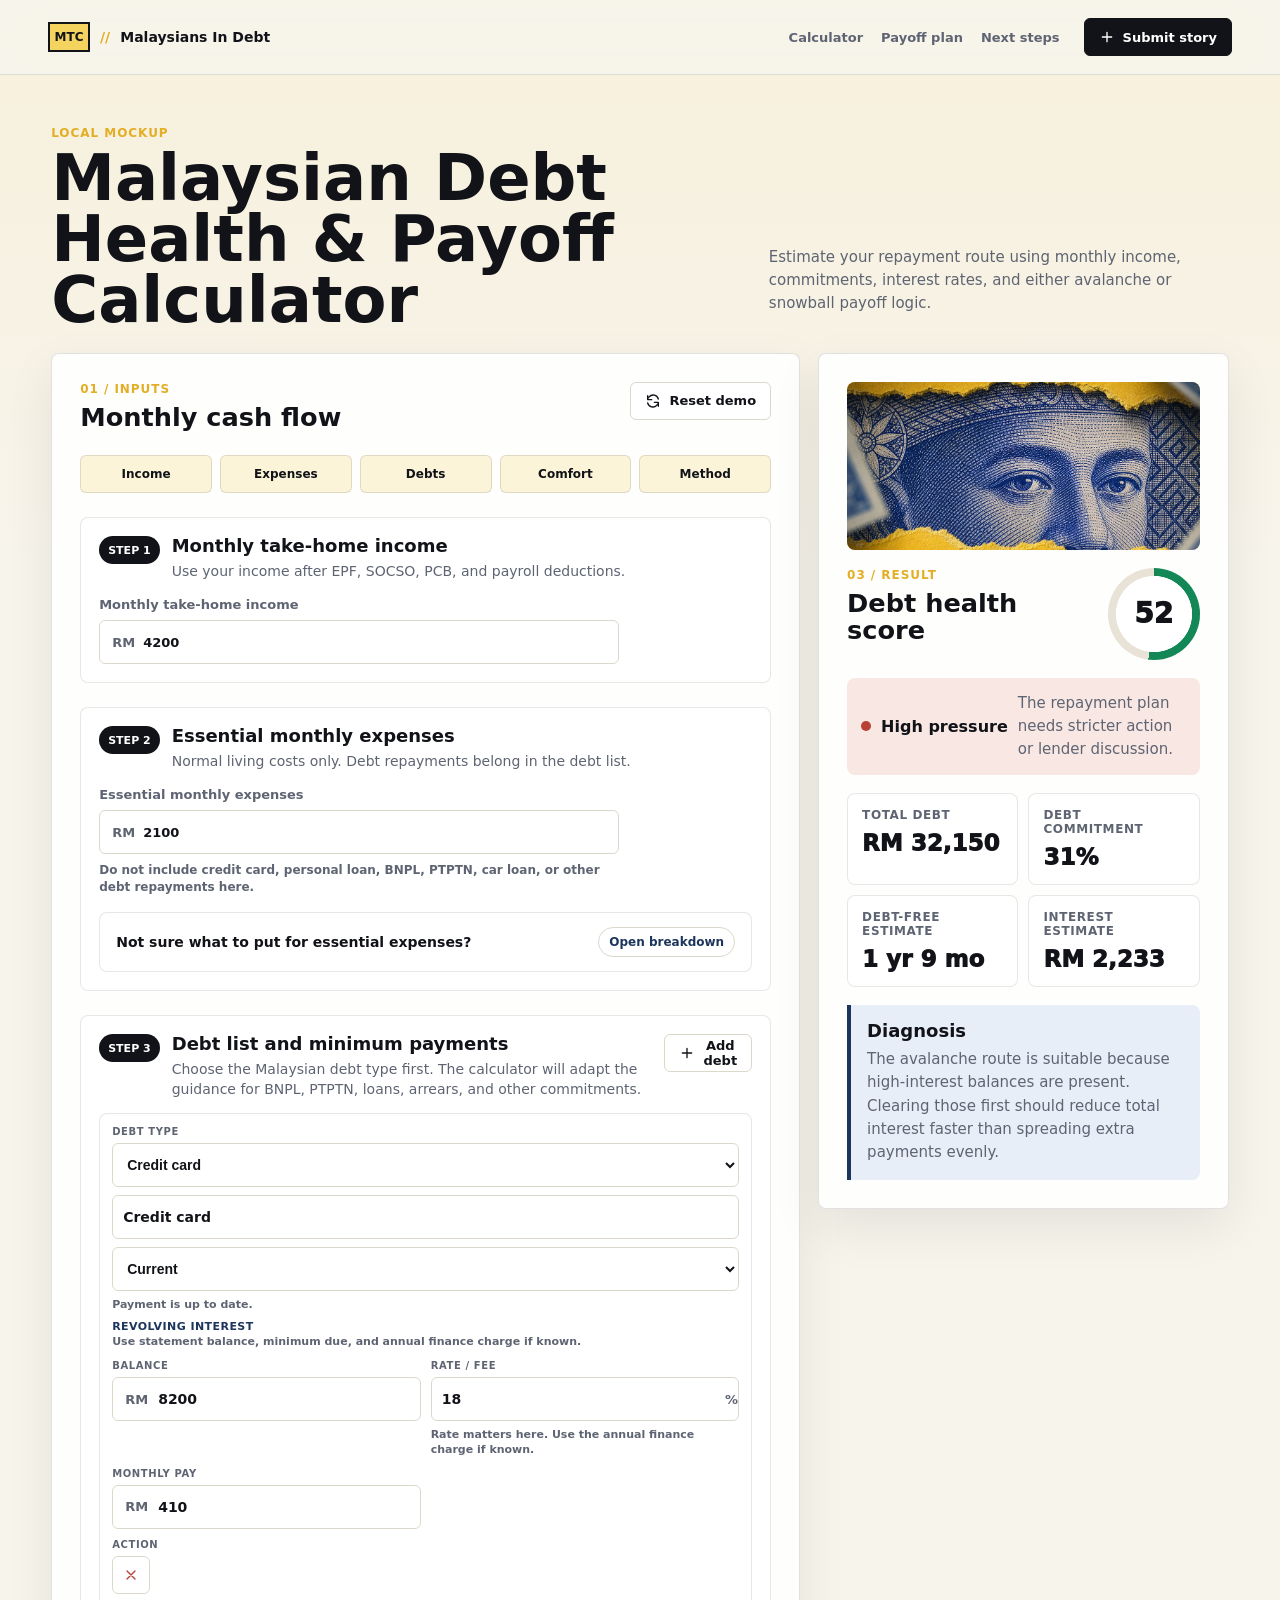
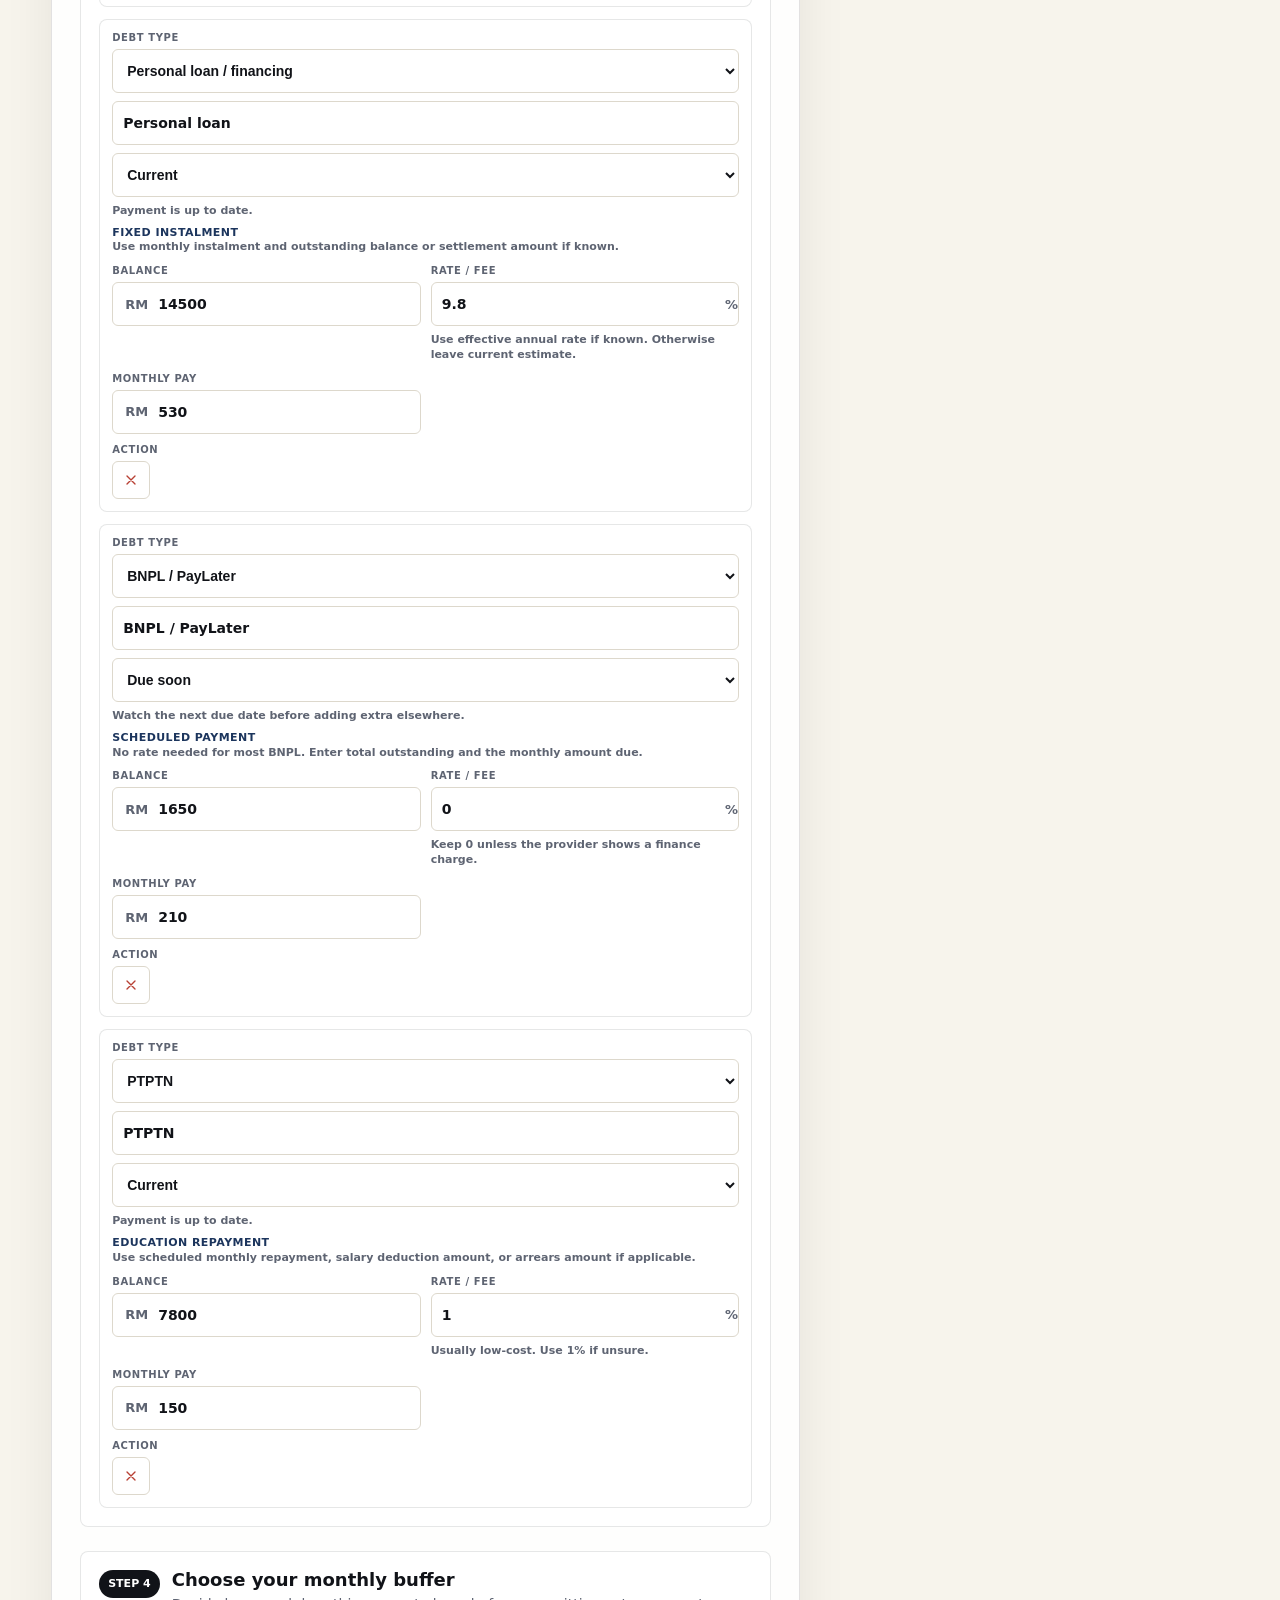
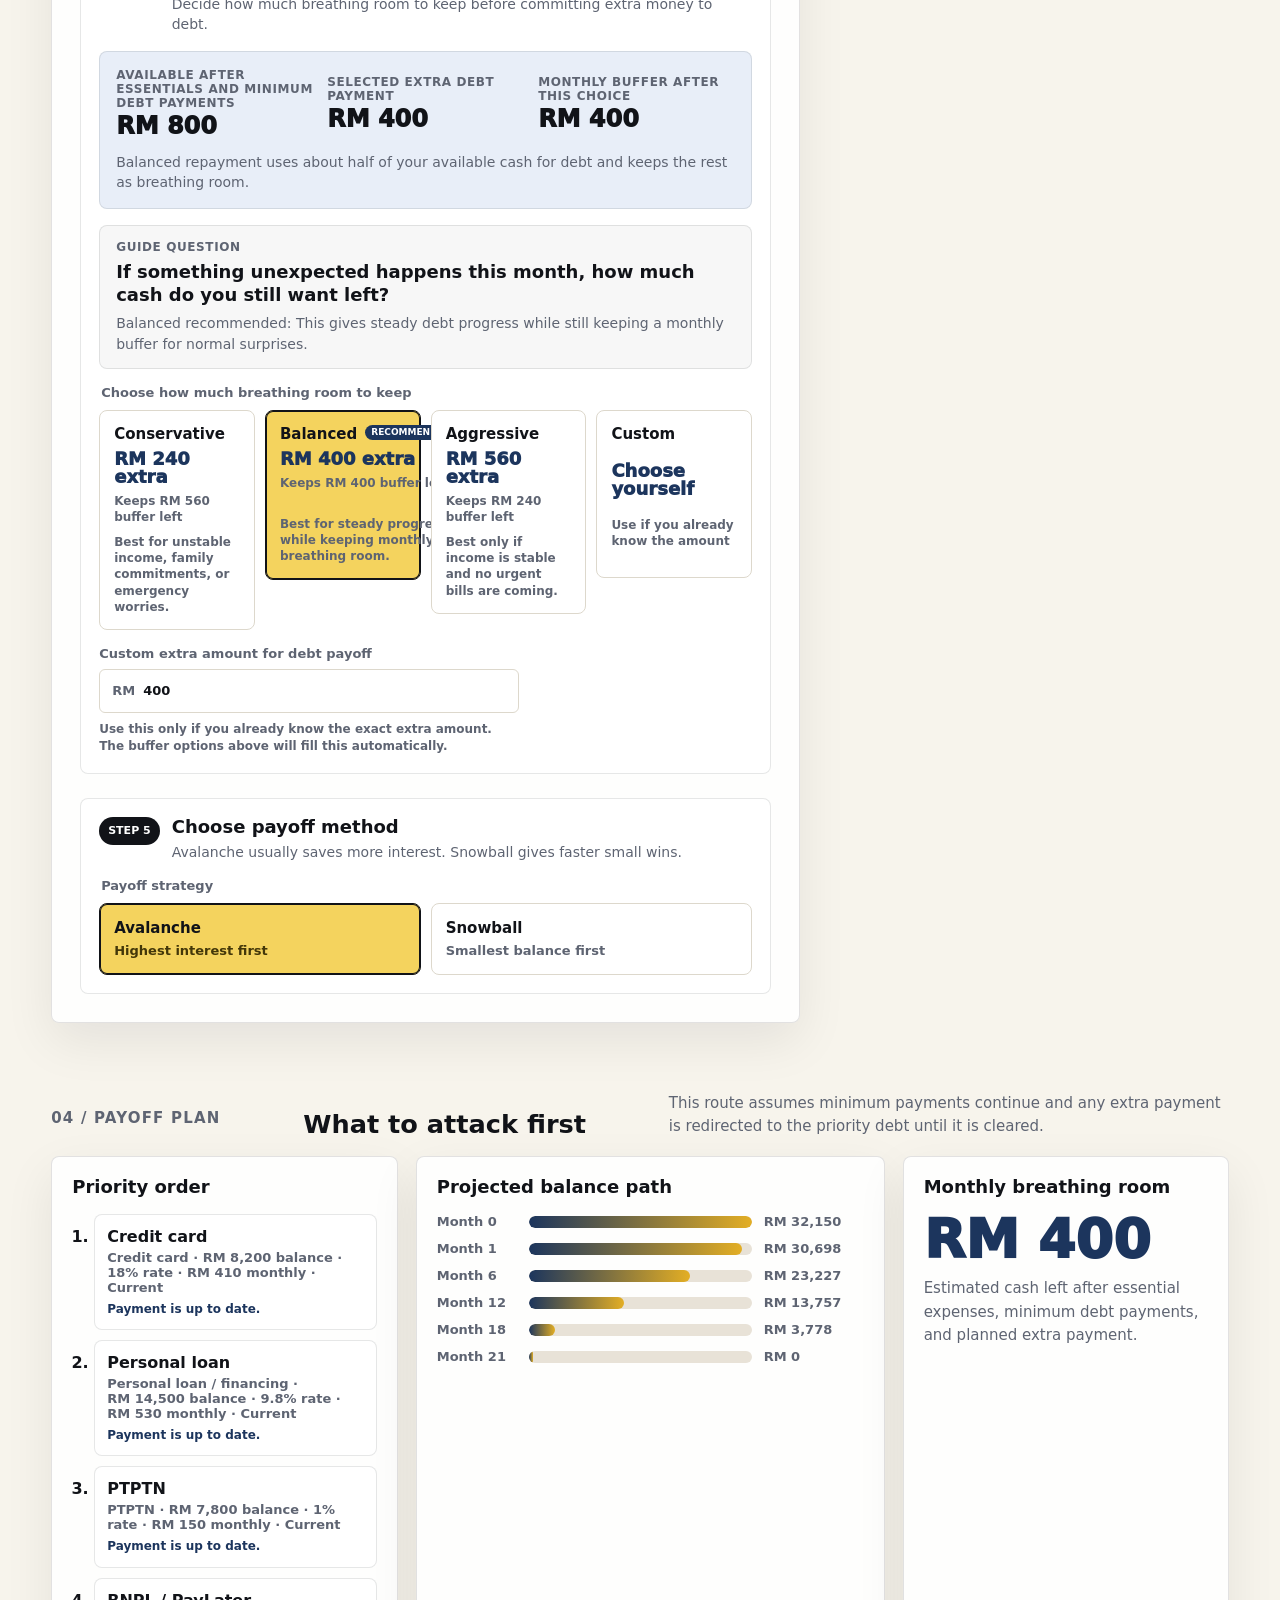
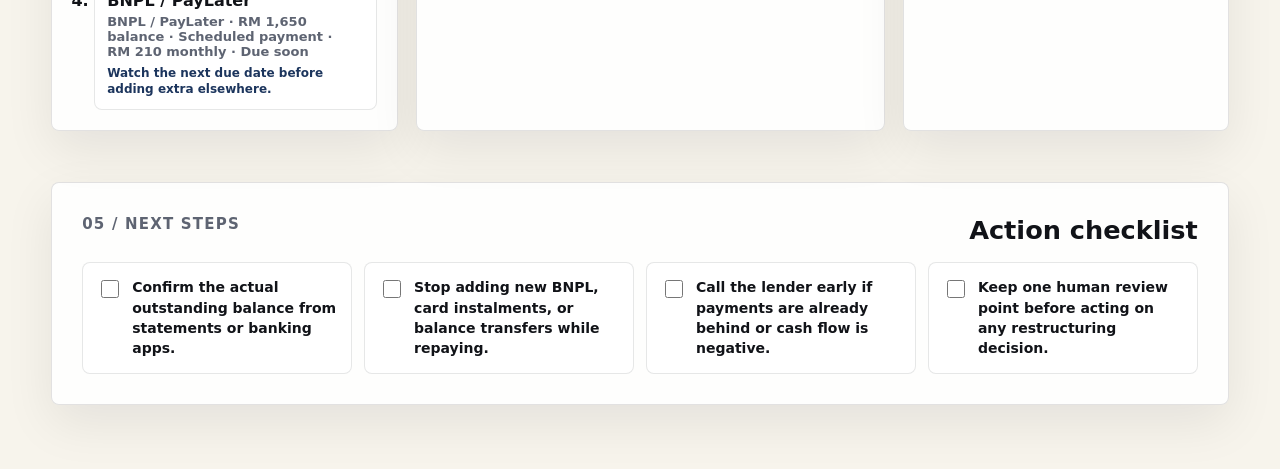
<file: index.html>
<!doctype html>
<html lang="en">
  <head>
    <meta charset="UTF-8" />
    <meta name="viewport" content="width=device-width, initial-scale=1.0" />
    <meta
      name="description"
      content="A local mockup for the Malaysian Debt Health and Payoff Calculator."
    />
    <title>Debt Health & Payoff Calculator | Malaysians In Debt</title>
    <link rel="stylesheet" href="./debt-calculator.css" />
    <script defer src="./debt-calculator.js"></script>
  </head>
  <body>
    <header class="site-header" aria-label="Primary navigation">
      <a class="brand-lockup" href="#calculator" aria-label="Malaysians In Debt calculator">
        <span class="brand-mark">MTC</span>
        <span class="brand-divider" aria-hidden="true">//</span>
        <span>Malaysians In Debt</span>
      </a>
      <nav class="header-nav" aria-label="Page sections">
        <a href="#calculator">Calculator</a>
        <a href="#payoff-plan">Payoff plan</a>
        <a href="#next-steps">Next steps</a>
      </nav>
      <a class="header-action" href="./submission.html">
        <svg viewBox="0 0 24 24" aria-hidden="true">
          <path d="M12 5v14m-7-7h14" />
        </svg>
        Submit story
      </a>
    </header>

    <main>
      <section class="calculator-shell" id="calculator" aria-labelledby="page-title">
        <div class="app-title-row">
          <div>
            <p class="section-code">Local mockup</p>
            <h1 id="page-title">Malaysian Debt Health & Payoff Calculator</h1>
          </div>
          <p class="title-note">
            Estimate your repayment route using monthly income, commitments, interest rates,
            and either avalanche or snowball payoff logic.
          </p>
        </div>

        <div class="workbench">
          <section class="input-panel" aria-labelledby="inputs-title">
            <div class="panel-heading">
              <div>
                <p class="section-code">01 / Inputs</p>
                <h2 id="inputs-title">Monthly cash flow</h2>
              </div>
              <button class="reset-button" type="button" id="reset-demo">
                <svg viewBox="0 0 24 24" aria-hidden="true">
                  <path d="M4 4v6h6M20 20v-6h-6" />
                  <path d="M20 9A8 8 0 0 0 6.3 5.7L4 8m16 8-2.3 2.3A8 8 0 0 1 4 15" />
                </svg>
                Reset demo
              </button>
            </div>

            <form class="calculator-form" id="calculator-form">
              <ol class="flow-progress" aria-label="Calculator steps">
                <li>Income</li>
                <li>Expenses</li>
                <li>Debts</li>
                <li>Comfort</li>
                <li>Method</li>
              </ol>

              <section class="flow-step" aria-labelledby="income-step-title">
                <div class="step-heading">
                  <span>Step 1</span>
                  <div>
                    <h3 id="income-step-title">Monthly take-home income</h3>
                    <p>Use your income after EPF, SOCSO, PCB, and payroll deductions.</p>
                  </div>
                </div>
                <label class="wide-field">
                  <span>Monthly take-home income</span>
                  <div class="money-field">
                    <span>RM</span>
                    <input id="monthly-income" type="number" min="0" step="50" value="4200" />
                  </div>
                </label>
              </section>

              <section class="flow-step" aria-labelledby="expenses-step-title">
                <div class="step-heading">
                  <span>Step 2</span>
                  <div>
                    <h3 id="expenses-step-title">Essential monthly expenses</h3>
                    <p>Normal living costs only. Debt repayments belong in the debt list.</p>
                  </div>
                </div>
                <label class="wide-field">
                  <span>Essential monthly expenses</span>
                  <div class="money-field">
                    <span>RM</span>
                    <input id="monthly-expenses" type="number" min="0" step="50" value="2100" />
                  </div>
                  <small>Do not include credit card, personal loan, BNPL, PTPTN, car loan, or other debt repayments here.</small>
                </label>

                <details class="expense-breakdown">
                  <summary>
                    <span>Not sure what to put for essential expenses?</span>
                    <strong>Open breakdown</strong>
                  </summary>
                  <p>
                    Use this optional breakdown for non-debt expenses only. Credit card,
                    personal loan, BNPL, PTPTN, and other debt payments should stay in the
                    debt list below.
                  </p>
                  <div class="expense-grid">
                    <label>
                      <span>Rent / parents' house</span>
                      <div class="money-field">
                        <span>RM</span>
                        <input data-expense-item type="number" min="0" step="10" value="700" />
                      </div>
                    </label>
                    <label>
                      <span>Food and groceries</span>
                      <div class="money-field">
                        <span>RM</span>
                        <input data-expense-item type="number" min="0" step="10" value="650" />
                      </div>
                    </label>
                    <label>
                      <span>Petrol / toll / transport</span>
                      <div class="money-field">
                        <span>RM</span>
                        <input data-expense-item type="number" min="0" step="10" value="300" />
                      </div>
                    </label>
                    <label>
                      <span>Utilities</span>
                      <div class="money-field">
                        <span>RM</span>
                        <input data-expense-item type="number" min="0" step="10" value="120" />
                      </div>
                    </label>
                    <label>
                      <span>Phone / internet</span>
                      <div class="money-field">
                        <span>RM</span>
                        <input data-expense-item type="number" min="0" step="10" value="100" />
                      </div>
                    </label>
                    <label>
                      <span>Insurance / medical</span>
                      <div class="money-field">
                        <span>RM</span>
                        <input data-expense-item type="number" min="0" step="10" value="160" />
                      </div>
                    </label>
                    <label>
                      <span>Family support</span>
                      <div class="money-field">
                        <span>RM</span>
                        <input data-expense-item type="number" min="0" step="10" value="0" />
                      </div>
                    </label>
                    <label>
                      <span>Subscriptions / other</span>
                      <div class="money-field">
                        <span>RM</span>
                        <input data-expense-item type="number" min="0" step="10" value="70" />
                      </div>
                    </label>
                  </div>
                  <div class="breakdown-footer">
                    <div>
                      <span>Breakdown total</span>
                      <strong id="expense-breakdown-total">RM0</strong>
                    </div>
                    <button class="secondary-button" type="button" id="use-expense-breakdown">
                      Use this as essential expenses
                    </button>
                  </div>
                </details>
              </section>

              <section class="flow-step debt-editor" aria-labelledby="debts-title">
                <div class="editor-heading">
                  <div class="step-heading">
                    <span>Step 3</span>
                    <div>
                      <h3 id="debts-title">Debt list and minimum payments</h3>
                      <p>Choose the Malaysian debt type first. The calculator will adapt the guidance for BNPL, PTPTN, loans, arrears, and other commitments.</p>
                    </div>
                  </div>
                  <button class="secondary-button" type="button" id="add-debt">
                    <svg viewBox="0 0 24 24" aria-hidden="true">
                      <path d="M12 5v14m-7-7h14" />
                    </svg>
                    Add debt
                  </button>
                </div>

                <div class="debt-table-wrap">
                  <table class="debt-table">
                    <thead>
                      <tr>
                        <th scope="col">Debt type</th>
                        <th scope="col">Balance</th>
                        <th scope="col">Rate / fee</th>
                        <th scope="col">Monthly pay</th>
                        <th scope="col">Action</th>
                      </tr>
                    </thead>
                    <tbody id="debt-rows"></tbody>
                  </table>
                </div>
              </section>

              <section class="flow-step" aria-labelledby="comfort-step-title">
                <div class="step-heading">
                  <span>Step 4</span>
                  <div>
                    <h3 id="comfort-step-title">Choose your monthly buffer</h3>
                    <p>Decide how much breathing room to keep before committing extra money to debt.</p>
                  </div>
                </div>

                <section class="extra-guidance" aria-label="Extra repayment guidance">
                  <div>
                    <span>Available after essentials and minimum debt payments</span>
                    <strong id="available-after-minimums">RM0</strong>
                  </div>
                  <div>
                    <span>Selected extra debt payment</span>
                    <strong id="selected-extra-payment">RM0</strong>
                  </div>
                  <div>
                    <span>Monthly buffer after this choice</span>
                    <strong id="selected-buffer-left">RM0</strong>
                  </div>
                  <p id="extra-payment-guidance">
                    Minimum debt payments are calculated from the debt list above.
                  </p>
                </section>

                <section class="buffer-question" aria-label="Monthly buffer guidance">
                  <span>Guide question</span>
                  <strong>If something unexpected happens this month, how much cash do you still want left?</strong>
                  <p id="buffer-recommendation">The calculator will recommend a buffer style after reading your cash flow.</p>
                </section>

                <fieldset class="comfort-fieldset">
                  <legend>Choose how much breathing room to keep</legend>
                  <div class="comfort-options">
                    <label>
                      <input type="radio" name="repayment-mode" value="conservative" />
                      <span>
                        <strong>
                          Conservative
                          <mark data-recommendation="conservative">Recommended</mark>
                        </strong>
                        <em id="conservative-extra">RM0 extra</em>
                        <small id="conservative-buffer">Keeps more buffer</small>
                        <b>Best for unstable income, family commitments, or emergency worries.</b>
                      </span>
                    </label>
                    <label>
                      <input type="radio" name="repayment-mode" value="balanced" checked />
                      <span>
                        <strong>
                          Balanced
                          <mark data-recommendation="balanced">Recommended</mark>
                        </strong>
                        <em id="balanced-extra">RM0 extra</em>
                        <small id="balanced-buffer">Keeps some breathing room</small>
                        <b>Best for steady progress while keeping monthly breathing room.</b>
                      </span>
                    </label>
                    <label>
                      <input type="radio" name="repayment-mode" value="aggressive" />
                      <span>
                        <strong>
                          Aggressive
                          <mark data-recommendation="aggressive">Recommended</mark>
                        </strong>
                        <em id="aggressive-extra">RM0 extra</em>
                        <small id="aggressive-buffer">Fastest, least buffer</small>
                        <b>Best only if income is stable and no urgent bills are coming.</b>
                      </span>
                    </label>
                    <label>
                      <input type="radio" name="repayment-mode" value="custom" />
                      <span>
                        <strong>Custom</strong>
                        <em>Choose yourself</em>
                        <small>Use if you already know the amount</small>
                      </span>
                    </label>
                  </div>
                </fieldset>

                <label class="wide-field custom-extra-field">
                  <span>Custom extra amount for debt payoff</span>
                  <div class="money-field">
                    <span>RM</span>
                    <input id="extra-payment" type="number" min="0" step="25" value="0" />
                  </div>
                  <small>Use this only if you already know the exact extra amount. The buffer options above will fill this automatically.</small>
                </label>
              </section>

              <section class="flow-step" aria-labelledby="method-step-title">
                <div class="step-heading">
                  <span>Step 5</span>
                  <div>
                    <h3 id="method-step-title">Choose payoff method</h3>
                    <p>Avalanche usually saves more interest. Snowball gives faster small wins.</p>
                  </div>
                </div>

                <fieldset class="strategy-fieldset">
                  <legend>Payoff strategy</legend>
                  <div class="segmented-control" role="radiogroup" aria-label="Payoff strategy">
                    <label>
                      <input type="radio" name="strategy" value="avalanche" checked />
                      <span>
                        <strong>Avalanche</strong>
                        Highest interest first
                      </span>
                    </label>
                    <label>
                      <input type="radio" name="strategy" value="snowball" />
                      <span>
                        <strong>Snowball</strong>
                        Smallest balance first
                      </span>
                    </label>
                  </div>
                </fieldset>
              </section>
            </form>
          </section>

          <aside class="results-panel" aria-labelledby="results-title">
            <div class="visual-strip">
              <img
                src="./assets/debt-cover-mtc-yellow.png"
                alt="MoneyTakCukup campaign visual with Malaysian ringgit artwork"
              />
            </div>

            <div class="score-block">
              <div>
                <p class="section-code">03 / Result</p>
                <h2 id="results-title">Debt health score</h2>
              </div>
              <div class="score-ring" aria-label="Debt health score">
                <span id="health-score">0</span>
              </div>
            </div>

            <div class="status-line" id="status-line">
              <span class="status-dot"></span>
              <strong id="status-label">Calculating</strong>
              <span id="status-copy">Enter debt details to generate the diagnosis.</span>
            </div>

            <dl class="metric-grid">
              <div>
                <dt>Total debt</dt>
                <dd id="total-debt">RM0</dd>
              </div>
              <div>
                <dt>Debt commitment</dt>
                <dd id="debt-commitment">0%</dd>
              </div>
              <div>
                <dt>Debt-free estimate</dt>
                <dd id="payoff-months">0 months</dd>
              </div>
              <div>
                <dt>Interest estimate</dt>
                <dd id="interest-paid">RM0</dd>
              </div>
            </dl>

            <div class="diagnosis">
              <h3>Diagnosis</h3>
              <p id="diagnosis-copy"></p>
            </div>
          </aside>
        </div>
      </section>

      <section class="plan-section" id="payoff-plan" aria-labelledby="plan-title">
        <div class="section-heading">
          <p class="section-code">04 / Payoff plan</p>
          <h2 id="plan-title">What to attack first</h2>
          <p>
            This route assumes minimum payments continue and any extra payment is redirected
            to the priority debt until it is cleared.
          </p>
        </div>

        <div class="plan-grid">
          <div class="priority-panel">
            <h3>Priority order</h3>
            <ol class="priority-list" id="priority-list"></ol>
          </div>
          <div class="timeline-panel">
            <h3>Projected balance path</h3>
            <div class="payoff-bars" id="payoff-bars" aria-label="Projected balance path"></div>
          </div>
          <div class="cashflow-panel">
            <h3>Monthly breathing room</h3>
            <div class="breathing-number" id="breathing-room">RM0</div>
            <p id="breathing-copy"></p>
          </div>
        </div>
      </section>

      <section class="next-section" id="next-steps" aria-labelledby="next-title">
        <div class="section-heading">
          <p class="section-code">05 / Next steps</p>
          <h2 id="next-title">Action checklist</h2>
        </div>
        <div class="checklist-grid">
          <label>
            <input type="checkbox" />
            <span>Confirm the actual outstanding balance from statements or banking apps.</span>
          </label>
          <label>
            <input type="checkbox" />
            <span>Stop adding new BNPL, card instalments, or balance transfers while repaying.</span>
          </label>
          <label>
            <input type="checkbox" />
            <span>Call the lender early if payments are already behind or cash flow is negative.</span>
          </label>
          <label>
            <input type="checkbox" />
            <span>Keep one human review point before acting on any restructuring decision.</span>
          </label>
        </div>
      </section>
    </main>
  </body>
</html>
</file>
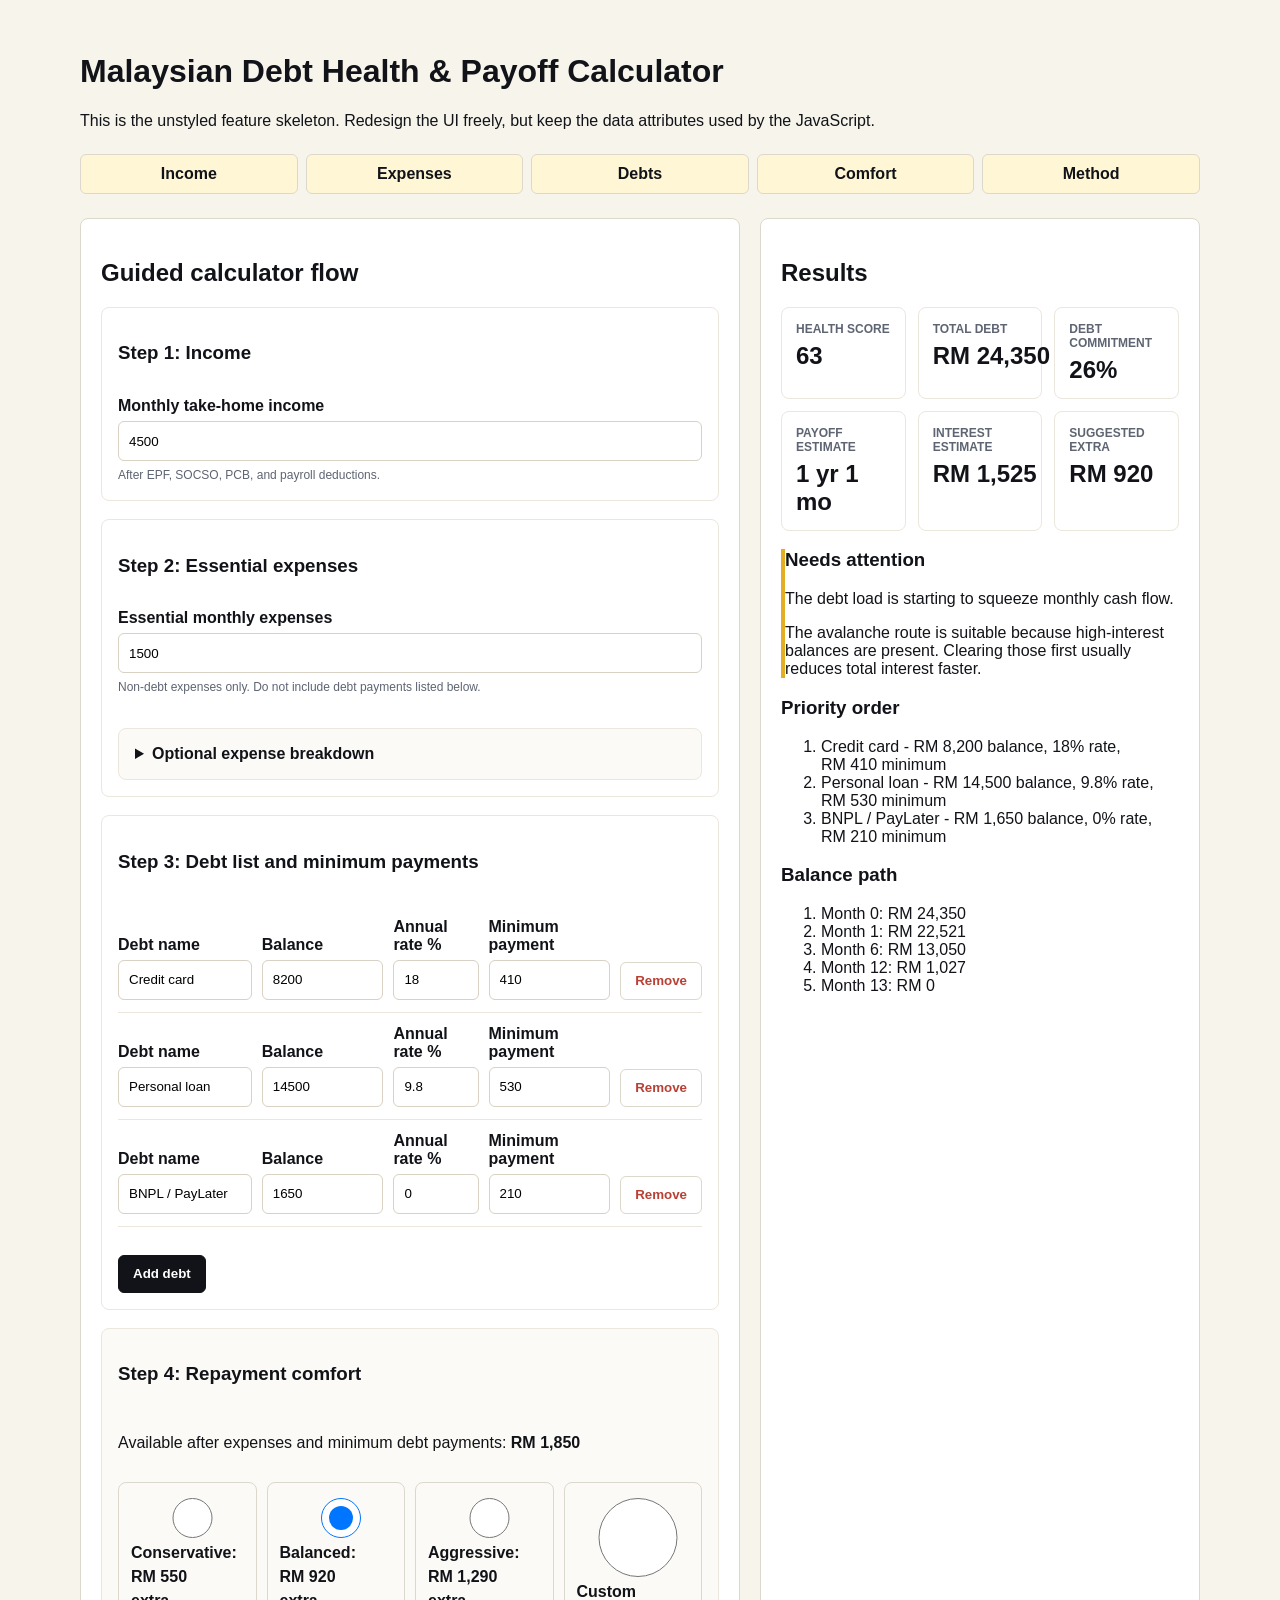
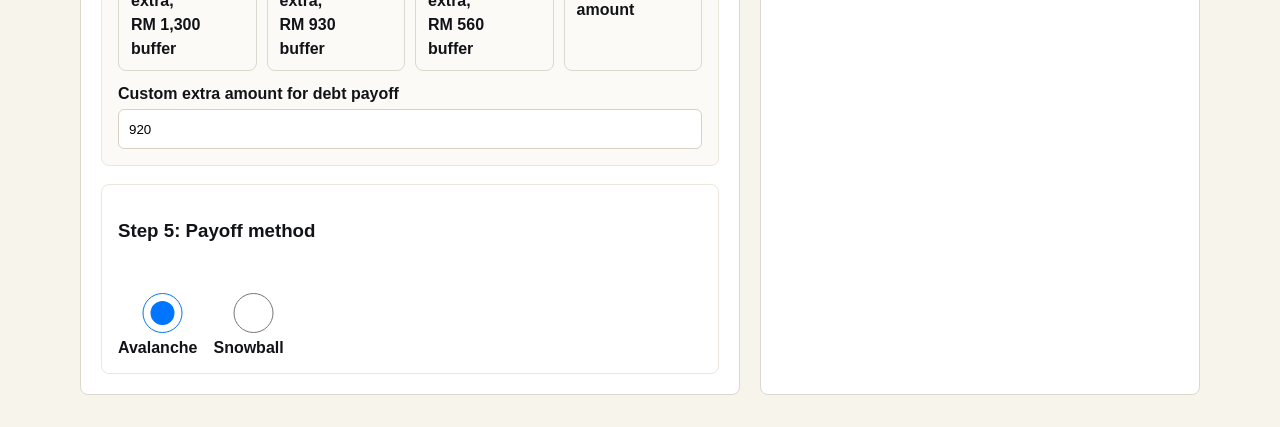
<file: calculator-feature/index.html>
<!doctype html>
<html lang="en">
  <head>
    <meta charset="UTF-8" />
    <meta name="viewport" content="width=device-width, initial-scale=1.0" />
    <title>Debt Calculator Feature Skeleton</title>
    <link rel="stylesheet" href="./debt-calculator-skeleton.css" />
    <script src="./debt-calculator-core.js"></script>
    <script defer src="./debt-calculator-widget.js"></script>
  </head>
  <body>
    <main class="calculator-skeleton" data-debt-calculator>
      <h1>Malaysian Debt Health & Payoff Calculator</h1>
      <p>
        This is the unstyled feature skeleton. Redesign the UI freely, but keep
        the data attributes used by the JavaScript.
      </p>

      <ol class="flow-progress">
        <li>Income</li>
        <li>Expenses</li>
        <li>Debts</li>
        <li>Comfort</li>
        <li>Method</li>
      </ol>

      <div class="calculator-grid">
        <section class="panel" aria-labelledby="inputs-title">
          <h2 id="inputs-title">Guided calculator flow</h2>

          <section class="flow-step">
            <h3>Step 1: Income</h3>
            <label>
              Monthly take-home income
              <input data-field="monthlyIncome" type="number" min="0" value="4500" />
              <small>After EPF, SOCSO, PCB, and payroll deductions.</small>
            </label>
          </section>

          <section class="flow-step">
            <h3>Step 2: Essential expenses</h3>
            <label>
              Essential monthly expenses
              <input data-field="essentialExpenses" type="number" min="0" value="1500" />
              <small>Non-debt expenses only. Do not include debt payments listed below.</small>
            </label>

            <details class="breakdown-box">
              <summary>Optional expense breakdown</summary>
              <p>
                Use this if users are not sure what to enter for essential monthly
                expenses. These fields should exclude debt payments.
              </p>
              <div class="field-grid">
                <label>
                  Rent / parents' house
                  <input data-expense-item type="number" min="0" value="700" />
                </label>
                <label>
                  Food and groceries
                  <input data-expense-item type="number" min="0" value="650" />
                </label>
                <label>
                  Petrol / toll / transport
                  <input data-expense-item type="number" min="0" value="300" />
                </label>
                <label>
                  Utilities
                  <input data-expense-item type="number" min="0" value="120" />
                </label>
                <label>
                  Phone / internet
                  <input data-expense-item type="number" min="0" value="100" />
                </label>
                <label>
                  Insurance / medical
                  <input data-expense-item type="number" min="0" value="160" />
                </label>
                <label>
                  Family support
                  <input data-expense-item type="number" min="0" value="0" />
                </label>
                <label>
                  Subscriptions / other
                  <input data-expense-item type="number" min="0" value="70" />
                </label>
              </div>
              <p>
                Breakdown total: <strong data-output="expenseBreakdownTotal">RM 0</strong>
              </p>
              <button type="button" data-action="useExpenseBreakdown">
                Use breakdown total as expenses
              </button>
            </details>
          </section>

          <section class="flow-step">
            <h3>Step 3: Debt list and minimum payments</h3>
            <div data-debt-list>
              <div class="debt-row" data-debt-row data-debt-id="credit-card">
              <label>
                Debt name
                <input data-field="debtName" type="text" value="Credit card" />
              </label>
              <label>
                Balance
                <input data-field="balance" type="number" min="0" value="8200" />
              </label>
              <label>
                Annual rate %
                <input data-field="annualRate" type="number" min="0" step="0.1" value="18" />
              </label>
              <label>
                Minimum payment
                <input data-field="minimumPayment" type="number" min="0" value="410" />
              </label>
              <button type="button" data-action="removeDebt">Remove</button>
              </div>

              <div class="debt-row" data-debt-row data-debt-id="personal-loan">
              <label>
                Debt name
                <input data-field="debtName" type="text" value="Personal loan" />
              </label>
              <label>
                Balance
                <input data-field="balance" type="number" min="0" value="14500" />
              </label>
              <label>
                Annual rate %
                <input data-field="annualRate" type="number" min="0" step="0.1" value="9.8" />
              </label>
              <label>
                Minimum payment
                <input data-field="minimumPayment" type="number" min="0" value="530" />
              </label>
              <button type="button" data-action="removeDebt">Remove</button>
              </div>

              <div class="debt-row" data-debt-row data-debt-id="bnpl-paylater">
              <label>
                Debt name
                <input data-field="debtName" type="text" value="BNPL / PayLater" />
              </label>
              <label>
                Balance
                <input data-field="balance" type="number" min="0" value="1650" />
              </label>
              <label>
                Annual rate %
                <input data-field="annualRate" type="number" min="0" step="0.1" value="0" />
              </label>
              <label>
                Minimum payment
                <input data-field="minimumPayment" type="number" min="0" value="210" />
              </label>
              <button type="button" data-action="removeDebt">Remove</button>
              </div>
            </div>

            <div class="button-row">
              <button type="button" data-action="addDebt">Add debt</button>
            </div>
          </section>

          <section class="flow-step cashflow-box">
            <h3>Step 4: Repayment comfort</h3>
            <p>
              Available after expenses and minimum debt payments:
              <strong data-output="availableAfterMinimums">RM 0</strong>
            </p>
            <div class="mode-grid">
              <label>
                <input data-field="repaymentMode" type="radio" name="repaymentMode" value="conservative" />
                Conservative: <strong data-output="conservativeExtra">RM 0</strong> extra,
                <span data-output="conservativeBuffer">RM 0</span> buffer
              </label>
              <label>
                <input data-field="repaymentMode" type="radio" name="repaymentMode" value="balanced" checked />
                Balanced: <strong data-output="balancedExtra">RM 0</strong> extra,
                <span data-output="balancedBuffer">RM 0</span> buffer
              </label>
              <label>
                <input data-field="repaymentMode" type="radio" name="repaymentMode" value="aggressive" />
                Aggressive: <strong data-output="aggressiveExtra">RM 0</strong> extra,
                <span data-output="aggressiveBuffer">RM 0</span> buffer
              </label>
              <label>
                <input data-field="repaymentMode" type="radio" name="repaymentMode" value="custom" />
                Custom amount
              </label>
            </div>
            <label>
              Custom extra amount for debt payoff
              <input data-field="extraDebtPayment" type="number" min="0" value="0" />
            </label>
          </section>

          <section class="flow-step">
            <h3>Step 5: Payoff method</h3>
            <div class="strategy-options" aria-label="Payoff strategy">
              <label>
                <input data-field="strategy" type="radio" name="strategy" value="avalanche" checked />
                Avalanche
              </label>
              <label>
                <input data-field="strategy" type="radio" name="strategy" value="snowball" />
                Snowball
              </label>
            </div>
          </section>
        </section>

        <aside class="panel" aria-labelledby="results-title">
          <h2 id="results-title">Results</h2>

          <div class="metrics-grid">
            <div class="metric">
              <span>Health score</span>
              <strong data-output="healthScore">0</strong>
            </div>
            <div class="metric">
              <span>Total debt</span>
              <strong data-output="totalDebt">RM 0</strong>
            </div>
            <div class="metric">
              <span>Debt commitment</span>
              <strong data-output="debtCommitmentRatio">0%</strong>
            </div>
            <div class="metric">
              <span>Payoff estimate</span>
              <strong data-output="payoffTime">0 months</strong>
            </div>
            <div class="metric">
              <span>Interest estimate</span>
              <strong data-output="interestPaid">RM 0</strong>
            </div>
            <div class="metric">
              <span>Suggested extra</span>
              <strong data-output="suggestedExtraPayment">RM 0</strong>
            </div>
          </div>

          <section class="status-card">
            <h3 data-output="statusLabel">Status</h3>
            <p data-output="statusCopy"></p>
            <p data-output="diagnosis"></p>
          </section>

          <section>
            <h3>Priority order</h3>
            <ol data-output="priorityList"></ol>
          </section>

          <section>
            <h3>Balance path</h3>
            <ol data-output="balancePath"></ol>
          </section>
        </aside>
      </div>

      <template data-debt-row-template>
        <div class="debt-row" data-debt-row>
          <label>
            Debt name
            <input data-field="debtName" type="text" value="New debt" />
          </label>
          <label>
            Balance
            <input data-field="balance" type="number" min="0" value="0" />
          </label>
          <label>
            Annual rate %
            <input data-field="annualRate" type="number" min="0" step="0.1" value="0" />
          </label>
          <label>
            Minimum payment
            <input data-field="minimumPayment" type="number" min="0" value="0" />
          </label>
          <button type="button" data-action="removeDebt">Remove</button>
        </div>
      </template>
    </main>
  </body>
</html>
</file>
<file: debt-calculator.css>
:root {
  --ink: #111318;
  --muted: #5e6472;
  --paper: #f7f4ec;
  --surface: #ffffff;
  --line: #ddd8cc;
  --yellow: #f4d35e;
  --yellow-strong: #e3ae24;
  --blue: #1c355d;
  --blue-soft: #e8eef8;
  --green: #148757;
  --green-soft: #e4f5ec;
  --red: #b84034;
  --red-soft: #f9e7e4;
  --shadow: 0 18px 50px rgba(17, 19, 24, 0.08);
  font-family:
    Inter, ui-sans-serif, system-ui, -apple-system, BlinkMacSystemFont, "Segoe UI",
    sans-serif;
}

* {
  box-sizing: border-box;
}

body {
  margin: 0;
  background:
    linear-gradient(180deg, rgba(244, 211, 94, 0.12), rgba(247, 244, 236, 0) 36rem),
    var(--paper);
  color: var(--ink);
}

button,
input {
  font: inherit;
}

a {
  color: inherit;
  text-decoration: none;
}

.site-header {
  position: sticky;
  top: 0;
  z-index: 10;
  display: grid;
  grid-template-columns: 1fr auto auto;
  align-items: center;
  gap: 24px;
  padding: 18px clamp(18px, 4vw, 48px);
  border-bottom: 1px solid rgba(17, 19, 24, 0.1);
  background: rgba(247, 244, 236, 0.9);
  backdrop-filter: blur(18px);
}

.brand-lockup,
.header-nav,
.header-action,
.reset-button,
.secondary-button {
  display: inline-flex;
  align-items: center;
}

.brand-lockup {
  gap: 10px;
  min-width: 0;
  font-size: 14px;
  font-weight: 800;
  letter-spacing: 0;
}

.brand-mark {
  display: inline-grid;
  place-items: center;
  width: 42px;
  height: 30px;
  border: 2px solid var(--ink);
  background: var(--yellow);
  font-size: 12px;
  line-height: 1;
}

.brand-divider {
  color: var(--yellow-strong);
}

.header-nav {
  gap: 18px;
  color: var(--muted);
  font-size: 13px;
  font-weight: 700;
}

.header-nav a:hover {
  color: var(--ink);
}

.header-action,
.reset-button,
.secondary-button {
  gap: 8px;
  height: 38px;
  padding: 0 14px;
  border: 1px solid var(--ink);
  border-radius: 6px;
  background: var(--ink);
  color: var(--surface);
  font-size: 13px;
  font-weight: 800;
  cursor: pointer;
}

.reset-button,
.secondary-button {
  border-color: var(--line);
  background: var(--surface);
  color: var(--ink);
}

.header-action svg,
.reset-button svg,
.secondary-button svg,
.remove-debt svg {
  width: 16px;
  height: 16px;
  fill: none;
  stroke: currentColor;
  stroke-width: 2;
  stroke-linecap: round;
  stroke-linejoin: round;
  flex: 0 0 auto;
}

main {
  width: min(1440px, 100%);
  margin: 0 auto;
}

.calculator-shell,
.plan-section,
.next-section {
  padding: clamp(22px, 4vw, 54px);
}

.app-title-row {
  display: grid;
  grid-template-columns: minmax(0, 1fr) minmax(260px, 460px);
  gap: 24px;
  align-items: end;
  margin-bottom: 22px;
}

.section-code {
  margin: 0 0 8px;
  color: var(--yellow-strong);
  font-size: 12px;
  font-weight: 900;
  letter-spacing: 0.08em;
  text-transform: uppercase;
}

h1,
h2,
h3,
p {
  margin-top: 0;
}

h1 {
  max-width: 780px;
  margin-bottom: 0;
  font-size: clamp(34px, 5vw, 72px);
  line-height: 0.95;
  letter-spacing: 0;
}

h2 {
  margin-bottom: 0;
  font-size: clamp(22px, 2vw, 30px);
  line-height: 1.08;
  letter-spacing: 0;
}

h3 {
  margin-bottom: 16px;
  font-size: 18px;
  line-height: 1.15;
}

.title-note,
.section-heading p,
.diagnosis p,
.cashflow-panel p,
.status-line span:last-child {
  color: var(--muted);
  font-size: 15px;
  line-height: 1.55;
}

.workbench {
  display: grid;
  grid-template-columns: minmax(0, 1.55fr) minmax(360px, 0.85fr);
  gap: 18px;
  align-items: start;
}

.input-panel,
.results-panel,
.priority-panel,
.timeline-panel,
.cashflow-panel,
.next-section {
  border: 1px solid rgba(17, 19, 24, 0.12);
  border-radius: 8px;
  background: rgba(255, 255, 255, 0.88);
  box-shadow: var(--shadow);
}

.input-panel,
.results-panel {
  padding: clamp(18px, 2.5vw, 28px);
}

.panel-heading,
.editor-heading,
.score-block,
.section-heading {
  display: flex;
  justify-content: space-between;
  gap: 18px;
  align-items: flex-start;
}

.calculator-form {
  display: grid;
  gap: 24px;
  margin-top: 24px;
}

.flow-progress {
  display: grid;
  grid-template-columns: repeat(5, minmax(0, 1fr));
  gap: 8px;
  margin: 0;
  padding: 0;
  list-style: none;
}

.flow-progress li {
  min-height: 38px;
  display: grid;
  place-items: center;
  border: 1px solid rgba(17, 19, 24, 0.12);
  border-radius: 6px;
  background: rgba(244, 211, 94, 0.22);
  color: var(--ink);
  font-size: 12px;
  font-weight: 900;
}

.flow-step {
  display: grid;
  gap: 16px;
  padding: 18px;
  border: 1px solid rgba(17, 19, 24, 0.1);
  border-radius: 8px;
  background: rgba(255, 255, 255, 0.76);
}

.step-heading {
  display: grid;
  grid-template-columns: auto 1fr;
  gap: 12px;
  align-items: start;
}

.step-heading > span {
  display: inline-grid;
  place-items: center;
  min-width: 58px;
  min-height: 28px;
  padding: 0 9px;
  border-radius: 999px;
  background: var(--ink);
  color: var(--surface);
  font-size: 11px;
  font-weight: 900;
  text-transform: uppercase;
}

.step-heading h3 {
  margin-bottom: 4px;
}

.step-heading p {
  margin-bottom: 0;
  color: var(--muted);
  font-size: 14px;
  line-height: 1.45;
}

.field-grid {
  display: grid;
  gap: 14px;
}

.three-columns {
  grid-template-columns: repeat(3, minmax(0, 1fr));
}

.wide-field {
  max-width: 520px;
}

label {
  display: grid;
  gap: 8px;
  min-width: 0;
  color: var(--muted);
  font-size: 13px;
  font-weight: 800;
}

label small {
  min-height: 34px;
  color: var(--muted);
  font-size: 12px;
  line-height: 1.4;
  font-weight: 650;
}

.money-field,
.table-input,
.rate-field {
  display: flex;
  align-items: center;
  min-height: 44px;
  border: 1px solid var(--line);
  border-radius: 6px;
  background: var(--surface);
  color: var(--muted);
  overflow: hidden;
}

.money-field span,
.rate-field span {
  padding-left: 12px;
  font-size: 13px;
  font-weight: 900;
}

input {
  width: 100%;
  min-width: 0;
  border: 0;
  background: transparent;
  color: var(--ink);
  outline: none;
}

.money-field input,
.rate-field input {
  padding: 11px 12px 11px 8px;
  font-weight: 800;
}

.expense-breakdown,
.extra-guidance,
.buffer-question {
  border: 1px solid rgba(17, 19, 24, 0.1);
  border-radius: 8px;
  background: var(--surface);
}

.expense-breakdown {
  overflow: hidden;
}

.expense-breakdown summary {
  display: flex;
  align-items: center;
  justify-content: space-between;
  gap: 12px;
  padding: 14px 16px;
  color: var(--ink);
  font-size: 14px;
  font-weight: 900;
  cursor: pointer;
  list-style: none;
}

.expense-breakdown summary::-webkit-details-marker {
  display: none;
}

.expense-breakdown summary strong {
  padding: 7px 10px;
  border: 1px solid var(--line);
  border-radius: 999px;
  color: var(--blue);
  font-size: 12px;
  white-space: nowrap;
}

.expense-breakdown[open] summary {
  border-bottom: 1px solid rgba(17, 19, 24, 0.08);
}

.expense-breakdown p {
  margin: 14px 16px 0;
  color: var(--muted);
  font-size: 14px;
  line-height: 1.5;
}

.expense-grid {
  display: grid;
  grid-template-columns: repeat(4, minmax(0, 1fr));
  gap: 12px;
  padding: 16px;
}

.expense-grid label {
  gap: 6px;
  font-size: 12px;
}

.breakdown-footer {
  display: flex;
  align-items: center;
  justify-content: space-between;
  gap: 14px;
  padding: 14px 16px;
  border-top: 1px solid rgba(17, 19, 24, 0.08);
  background: rgba(244, 211, 94, 0.14);
}

.breakdown-footer div,
.extra-guidance div {
  display: grid;
  gap: 4px;
}

.breakdown-footer span,
.extra-guidance span {
  color: var(--muted);
  font-size: 12px;
  font-weight: 900;
  letter-spacing: 0.05em;
  text-transform: uppercase;
}

.breakdown-footer strong,
.extra-guidance strong {
  color: var(--ink);
  font-size: 24px;
  line-height: 1;
  font-weight: 950;
}

.extra-guidance {
  display: grid;
  grid-template-columns: repeat(3, minmax(0, 1fr));
  gap: 14px;
  align-items: center;
  padding: 16px;
  background: var(--blue-soft);
}

.extra-guidance p {
  grid-column: 1 / -1;
  margin: 0;
  color: var(--muted);
  font-size: 14px;
  line-height: 1.45;
}

.extra-guidance.warning {
  background: #fff4d3;
}

.extra-guidance.danger {
  background: var(--red-soft);
}

.buffer-question {
  display: grid;
  gap: 7px;
  padding: 14px 16px;
  background: rgba(17, 19, 24, 0.03);
}

.buffer-question span {
  color: var(--muted);
  font-size: 12px;
  font-weight: 900;
  letter-spacing: 0.05em;
  text-transform: uppercase;
}

.buffer-question strong {
  color: var(--ink);
  font-size: 18px;
  line-height: 1.25;
}

.buffer-question p {
  margin: 0;
  color: var(--muted);
  font-size: 14px;
  line-height: 1.45;
}

.strategy-fieldset,
.comfort-fieldset {
  margin: 0;
  padding: 0;
  border: 0;
}

.strategy-fieldset legend,
.comfort-fieldset legend {
  margin-bottom: 10px;
  color: var(--muted);
  font-size: 13px;
  font-weight: 900;
}

.segmented-control {
  display: grid;
  grid-template-columns: repeat(2, minmax(0, 1fr));
  gap: 10px;
}

.segmented-control label {
  position: relative;
  display: block;
  cursor: pointer;
}

.segmented-control input {
  position: absolute;
  inset: 0;
  opacity: 0;
}

.segmented-control span {
  display: grid;
  gap: 4px;
  min-height: 70px;
  padding: 14px;
  border: 1px solid var(--line);
  border-radius: 8px;
  background: var(--surface);
  color: var(--muted);
  font-size: 13px;
  line-height: 1.35;
}

.segmented-control strong {
  color: var(--ink);
  font-size: 15px;
}

.segmented-control input:checked + span {
  border-color: var(--ink);
  background: var(--yellow);
  color: #433709;
  box-shadow: inset 0 0 0 1px var(--ink);
}

.comfort-options {
  display: grid;
  grid-template-columns: repeat(4, minmax(0, 1fr));
  gap: 10px;
}

.comfort-options label {
  position: relative;
  display: block;
  cursor: pointer;
}

.comfort-options input {
  position: absolute;
  inset: 0;
  opacity: 0;
}

.comfort-options span {
  display: grid;
  gap: 7px;
  min-height: 168px;
  padding: 14px;
  border: 1px solid var(--line);
  border-radius: 8px;
  background: var(--surface);
  color: var(--muted);
}

.comfort-options strong {
  display: flex;
  align-items: flex-start;
  justify-content: space-between;
  gap: 8px;
  color: var(--ink);
  font-size: 15px;
}

.comfort-options mark {
  padding: 3px 6px;
  border-radius: 999px;
  background: var(--blue);
  color: #fff;
  font-size: 9px;
  line-height: 1;
  font-weight: 900;
  text-transform: uppercase;
}

.comfort-options em {
  color: var(--blue);
  font-size: 18px;
  line-height: 1;
  font-style: normal;
  font-weight: 950;
}

.comfort-options small {
  color: var(--muted);
  font-size: 12px;
  line-height: 1.35;
  font-weight: 700;
}

.comfort-options b {
  color: var(--muted);
  font-size: 12px;
  line-height: 1.35;
  font-weight: 700;
}

.comfort-options input:checked + span {
  border-color: var(--ink);
  background: var(--yellow);
  box-shadow: inset 0 0 0 1px var(--ink);
}

.custom-extra-field {
  max-width: 420px;
}

.debt-editor {
  display: grid;
  gap: 14px;
}

.debt-table-wrap {
  width: 100%;
  overflow: visible;
}

.debt-table {
  width: 100%;
  min-width: 0;
  border-collapse: collapse;
}

.debt-table thead {
  display: none;
}

.debt-table,
.debt-table tbody,
.debt-table tr,
.debt-table td {
  display: block;
  width: 100%;
}

.debt-table tbody {
  display: grid;
  gap: 12px;
}

.debt-table tr {
  display: grid;
  grid-template-columns: repeat(2, minmax(0, 1fr));
  gap: 10px;
  padding: 12px;
  border: 1px solid rgba(17, 19, 24, 0.1);
  border-radius: 8px;
  background: var(--surface);
}

.debt-table td {
  padding: 0;
  border-top: 0;
}

.debt-table td::before {
  content: attr(data-label);
  display: block;
  margin-bottom: 6px;
  color: var(--muted);
  font-size: 10px;
  font-weight: 900;
  letter-spacing: 0.06em;
  text-transform: uppercase;
}

.debt-table td:first-child,
.debt-table td:last-child {
  grid-column: 1 / -1;
}

.debt-type-select,
.status-select,
.debt-name,
.table-input input,
.rate-field input {
  padding: 11px 10px;
  font-size: 14px;
  font-weight: 800;
}

.debt-type-select,
.status-select {
  width: 100%;
  min-height: 44px;
  border: 1px solid var(--line);
  border-radius: 6px;
  background: var(--surface);
  color: var(--ink);
}

.debt-name {
  width: 100%;
  margin-top: 8px;
  min-height: 44px;
  border: 1px solid var(--line);
  border-radius: 6px;
  background: var(--surface);
  color: var(--ink);
}

.debt-status-inline {
  margin-top: 8px;
}

.debt-helper,
.field-hint {
  display: block;
  margin-top: 7px;
  color: var(--muted);
  font-size: 11px;
  line-height: 1.35;
  font-weight: 700;
}

.debt-helper strong {
  display: block;
  color: var(--blue);
  font-size: 11px;
  letter-spacing: 0.04em;
  text-transform: uppercase;
}

.remove-debt {
  display: inline-grid;
  place-items: center;
  width: 38px;
  height: 38px;
  border: 1px solid var(--line);
  border-radius: 6px;
  background: var(--surface);
  color: var(--red);
  cursor: pointer;
}

.results-panel {
  display: grid;
  gap: 18px;
  position: sticky;
  top: 92px;
}

.visual-strip {
  height: 168px;
  border-radius: 8px;
  overflow: hidden;
  background: var(--yellow);
}

.visual-strip img {
  width: 100%;
  height: 100%;
  object-fit: cover;
  object-position: center 18%;
  display: block;
}

.score-ring {
  --score: 0;
  display: grid;
  place-items: center;
  width: 92px;
  height: 92px;
  border-radius: 50%;
  background:
    radial-gradient(circle at center, var(--surface) 0 58%, transparent 59%),
    conic-gradient(var(--green) calc(var(--score) * 1%), #e8e2d7 0);
  color: var(--ink);
  flex: 0 0 auto;
}

.score-ring span {
  font-size: 28px;
  font-weight: 950;
}

.status-line {
  display: grid;
  grid-template-columns: auto auto 1fr;
  gap: 10px;
  align-items: center;
  padding: 14px;
  border-radius: 8px;
  background: var(--green-soft);
}

.status-line.warning {
  background: #fff4d3;
}

.status-line.danger {
  background: var(--red-soft);
}

.status-dot {
  width: 10px;
  height: 10px;
  border-radius: 50%;
  background: var(--green);
}

.status-line.warning .status-dot {
  background: var(--yellow-strong);
}

.status-line.danger .status-dot {
  background: var(--red);
}

.metric-grid {
  display: grid;
  grid-template-columns: repeat(2, minmax(0, 1fr));
  gap: 10px;
  margin: 0;
}

.metric-grid div {
  min-height: 92px;
  padding: 14px;
  border: 1px solid rgba(17, 19, 24, 0.1);
  border-radius: 8px;
  background: var(--surface);
}

.metric-grid dt {
  color: var(--muted);
  font-size: 12px;
  font-weight: 900;
  text-transform: uppercase;
  letter-spacing: 0.05em;
}

.metric-grid dd {
  margin: 10px 0 0;
  color: var(--ink);
  font-size: 23px;
  font-weight: 950;
  line-height: 1;
}

.diagnosis {
  padding: 16px;
  border-left: 4px solid var(--blue);
  background: var(--blue-soft);
  border-radius: 0 8px 8px 0;
}

.diagnosis h3 {
  margin-bottom: 6px;
}

.diagnosis p {
  margin-bottom: 0;
}

.plan-section {
  padding-top: 18px;
}

.section-heading {
  align-items: end;
  margin-bottom: 18px;
}

.section-heading p:last-child {
  max-width: 560px;
  margin-bottom: 0;
}

.plan-grid {
  display: grid;
  grid-template-columns: minmax(260px, 0.85fr) minmax(360px, 1.15fr) minmax(240px, 0.8fr);
  gap: 18px;
}

.priority-panel,
.timeline-panel,
.cashflow-panel {
  padding: 20px;
}

.priority-list {
  display: grid;
  gap: 10px;
  margin: 0;
  padding-left: 22px;
}

.priority-list li {
  padding: 12px;
  border: 1px solid rgba(17, 19, 24, 0.1);
  border-radius: 8px;
  background: var(--surface);
  font-weight: 850;
}

.priority-list span {
  display: block;
  margin-top: 4px;
  color: var(--muted);
  font-size: 13px;
  font-weight: 700;
}

.priority-list small {
  display: block;
  margin-top: 6px;
  color: var(--blue);
  font-size: 12px;
  line-height: 1.35;
  font-weight: 800;
}

.payoff-bars {
  display: grid;
  gap: 12px;
}

.bar-row {
  display: grid;
  grid-template-columns: 80px 1fr 100px;
  gap: 12px;
  align-items: center;
  color: var(--muted);
  font-size: 13px;
  font-weight: 800;
}

.bar-track {
  height: 12px;
  border-radius: 999px;
  background: #e8e2d7;
  overflow: hidden;
}

.bar-fill {
  height: 100%;
  border-radius: inherit;
  background: linear-gradient(90deg, var(--blue), var(--yellow-strong));
}

.breathing-number {
  margin-bottom: 12px;
  color: var(--blue);
  font-size: clamp(34px, 5vw, 54px);
  font-weight: 950;
  line-height: 0.95;
}

.next-section {
  margin: 0 clamp(22px, 4vw, 54px) clamp(28px, 5vw, 72px);
  padding: clamp(20px, 3vw, 30px);
}

.checklist-grid {
  display: grid;
  grid-template-columns: repeat(4, minmax(0, 1fr));
  gap: 12px;
}

.checklist-grid label {
  display: grid;
  grid-template-columns: auto 1fr;
  align-items: start;
  gap: 10px;
  min-height: 104px;
  padding: 14px;
  border: 1px solid rgba(17, 19, 24, 0.1);
  border-radius: 8px;
  background: var(--surface);
  color: var(--ink);
  font-size: 14px;
  line-height: 1.45;
  font-weight: 750;
}

.checklist-grid input {
  width: 18px;
  height: 18px;
  accent-color: var(--ink);
}

@media (max-width: 1100px) {
  .site-header {
    grid-template-columns: 1fr auto;
  }

  .header-nav {
    display: none;
  }

  .workbench,
  .app-title-row,
  .plan-grid {
    grid-template-columns: 1fr;
  }

  .results-panel {
    position: static;
  }

  .checklist-grid {
    grid-template-columns: repeat(2, minmax(0, 1fr));
  }
}

@media (max-width: 760px) {
  .site-header {
    gap: 10px;
    padding: 14px 16px;
  }

  .brand-lockup span:last-child {
    display: none;
  }

  .header-action {
    padding: 0 10px;
  }

  .calculator-shell,
  .plan-section {
    padding: 18px 14px;
  }

  h1 {
    font-size: 40px;
  }

  .three-columns,
  .expense-grid,
  .flow-progress,
  .comfort-options,
  .segmented-control,
  .metric-grid,
  .checklist-grid {
    grid-template-columns: 1fr;
  }

  .flow-step {
    padding: 14px;
  }

  .step-heading {
    grid-template-columns: 1fr;
  }

  .expense-breakdown summary,
  .breakdown-footer {
    align-items: flex-start;
    flex-direction: column;
  }

  .extra-guidance {
    grid-template-columns: 1fr;
  }

  .panel-heading,
  .editor-heading,
  .score-block,
  .section-heading {
    display: grid;
  }

  .visual-strip {
    height: 132px;
  }

  .bar-row {
    grid-template-columns: 64px 1fr;
  }

  .bar-row strong {
    grid-column: 1 / -1;
  }

  .debt-table-wrap {
    overflow: visible;
  }

  .debt-table {
    min-width: 0;
  }

  .debt-table thead {
    display: none;
  }

  .debt-table,
  .debt-table tbody,
  .debt-table tr,
  .debt-table td {
    display: block;
    width: 100%;
  }

  .debt-table tbody {
    display: grid;
    gap: 12px;
  }

  .debt-table tr {
    display: grid;
    grid-template-columns: 1fr 1fr;
    gap: 10px;
    padding: 12px;
    border: 1px solid rgba(17, 19, 24, 0.1);
    border-radius: 8px;
    background: var(--surface);
  }

  .debt-table td {
    padding: 0;
    border-top: 0;
  }

  .debt-table td::before {
    content: attr(data-label);
    display: block;
    margin-bottom: 6px;
    color: var(--muted);
    font-size: 10px;
    font-weight: 900;
    letter-spacing: 0.06em;
    text-transform: uppercase;
  }

  .debt-table td:first-child,
  .debt-table td:last-child {
    grid-column: 1 / -1;
  }

  .remove-debt {
    width: 100%;
  }

  .next-section {
    margin: 0 14px 28px;
  }
}
</file>
<file: calculator-feature/debt-calculator-skeleton.css>
* {
  box-sizing: border-box;
}

body {
  margin: 0;
  padding: 32px;
  font-family: Arial, sans-serif;
  background: #f7f4ec;
  color: #111318;
}

.calculator-skeleton {
  max-width: 1120px;
  margin: 0 auto;
}

.calculator-grid {
  display: grid;
  grid-template-columns: minmax(0, 1.2fr) minmax(320px, 0.8fr);
  gap: 20px;
}

.flow-progress {
  display: grid;
  grid-template-columns: repeat(5, minmax(0, 1fr));
  gap: 8px;
  margin: 24px 0;
  padding: 0;
  list-style: none;
}

.flow-progress li {
  padding: 10px;
  border: 1px solid #ddd8cc;
  border-radius: 6px;
  background: #fff6d6;
  text-align: center;
  font-weight: 800;
}

.panel {
  padding: 20px;
  border: 1px solid #ddd8cc;
  border-radius: 8px;
  background: #ffffff;
}

.flow-step {
  display: grid;
  gap: 14px;
  padding: 16px;
  border: 1px solid #ece7dd;
  border-radius: 8px;
  background: #ffffff;
}

.panel > .flow-step + .flow-step {
  margin-top: 18px;
}

.field-grid,
.metrics-grid {
  display: grid;
  grid-template-columns: repeat(3, minmax(0, 1fr));
  gap: 12px;
}

label {
  display: grid;
  gap: 6px;
  font-weight: 700;
}

label small {
  color: #5e6472;
  font-size: 12px;
  line-height: 1.4;
  font-weight: 500;
}

input {
  width: 100%;
  min-height: 40px;
  padding: 8px 10px;
  border: 1px solid #d8d1c4;
  border-radius: 6px;
}

.strategy-options {
  display: flex;
  gap: 16px;
  margin-top: 16px;
}

.mode-grid {
  display: grid;
  grid-template-columns: repeat(4, minmax(0, 1fr));
  gap: 10px;
}

.mode-grid label {
  padding: 12px;
  border: 1px solid #ddd8cc;
  border-radius: 8px;
}

.debt-row {
  display: grid;
  grid-template-columns: 1.1fr 1fr 0.7fr 1fr auto;
  gap: 10px;
  align-items: end;
  padding: 12px 0;
  border-bottom: 1px solid #ece7dd;
}

.button-row {
  margin-top: 14px;
}

.breakdown-box,
.cashflow-box {
  margin-top: 18px;
  padding: 16px;
  border: 1px solid #ece7dd;
  border-radius: 8px;
  background: #fbfaf6;
}

.breakdown-box summary {
  font-weight: 800;
  cursor: pointer;
}

button {
  min-height: 38px;
  padding: 8px 14px;
  border: 1px solid #111318;
  border-radius: 6px;
  background: #111318;
  color: #ffffff;
  font-weight: 700;
  cursor: pointer;
}

button[data-action="removeDebt"] {
  background: #ffffff;
  color: #b84034;
  border-color: #ddd8cc;
}

.metric {
  padding: 14px;
  border: 1px solid #ece7dd;
  border-radius: 8px;
}

.metric span {
  display: block;
  margin-bottom: 6px;
  color: #5e6472;
  font-size: 12px;
  font-weight: 700;
  text-transform: uppercase;
}

.metric strong {
  font-size: 24px;
}

[data-status="manageable"] .status-card {
  border-left: 4px solid #148757;
}

[data-status="watch"] .status-card {
  border-left: 4px solid #e3ae24;
}

[data-status="high-pressure"] .status-card,
[data-status="critical"] .status-card {
  border-left: 4px solid #b84034;
}

@media (max-width: 760px) {
  body {
    padding: 16px;
  }

  .calculator-grid,
  .flow-progress,
  .field-grid,
  .metrics-grid,
  .debt-row,
  .mode-grid {
    grid-template-columns: 1fr;
  }
}
</file>
